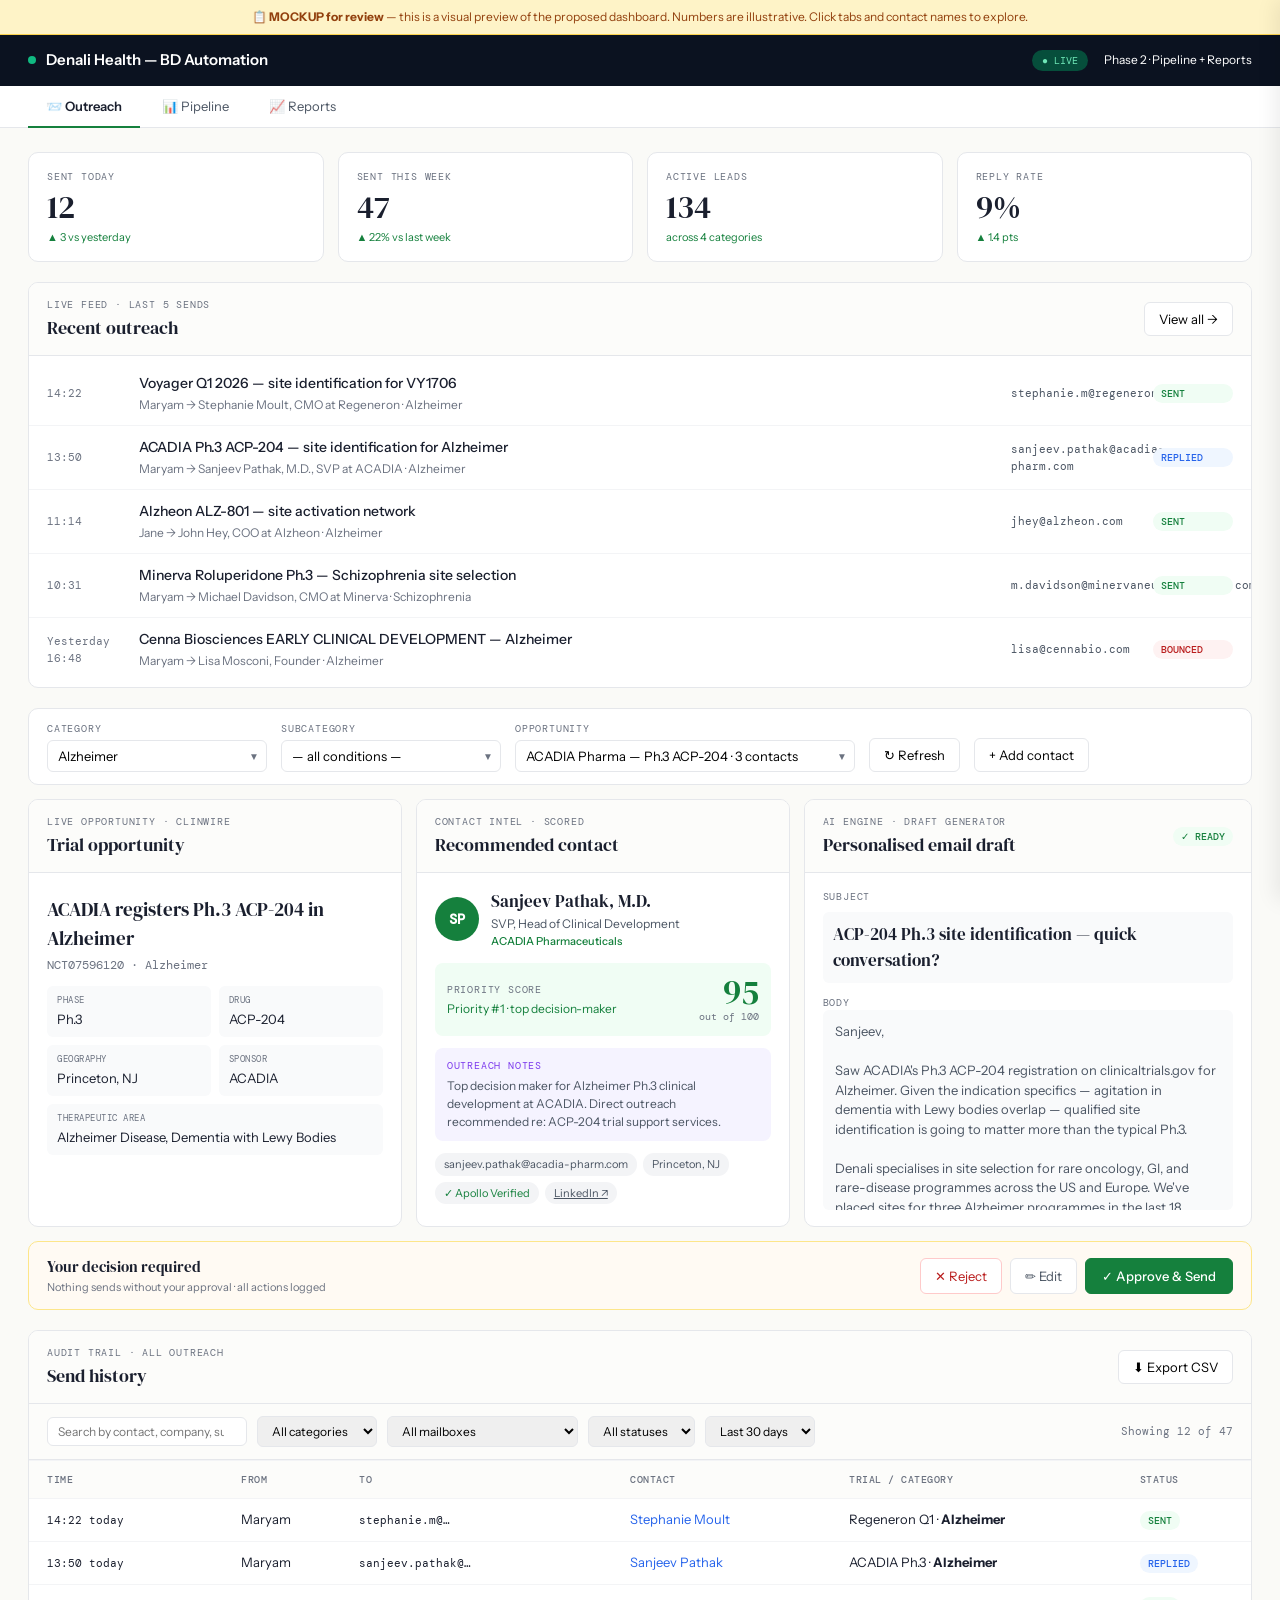
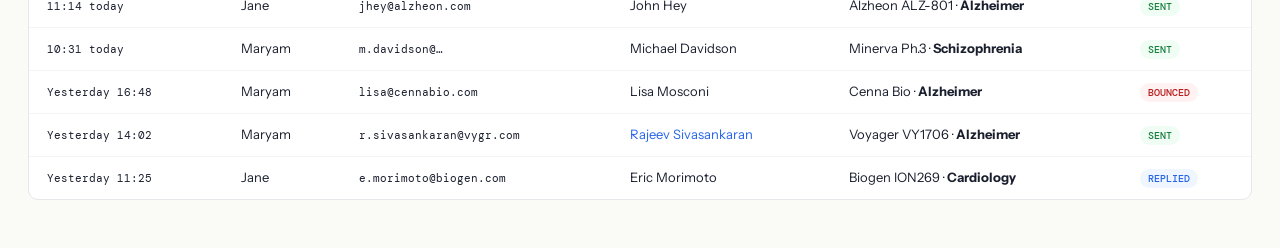
<file: dashboard_mockup.html>
<!DOCTYPE html>
<html lang="en">
<head>
<meta charset="UTF-8" />
<meta name="viewport" content="width=device-width, initial-scale=1.0" />
<title>Denali Health — Dashboard Mockup (for review)</title>
<link rel="preconnect" href="https://fonts.googleapis.com" />
<link rel="preconnect" href="https://fonts.gstatic.com" crossorigin />
<link href="https://fonts.googleapis.com/css2?family=DM+Serif+Display&family=DM+Mono:wght@400;500&family=Instrument+Sans:wght@400;500;600;700&display=swap" rel="stylesheet" />
<style>
  :root {
    --ink: #1a1f2e;
    --ink-mid: #4b5563;
    --ink-soft: #6b7280;
    --bg: #fafaf7;
    --white: #ffffff;
    --rule: #e5e7eb;
    --green: #15803d;
    --green-light: #f0fdf4;
    --green-mid: #bbf7d0;
    --amber: #c8720a;
    --amber-light: #fffbeb;
    --red: #b91c1c;
    --red-light: #fef2f2;
    --blue: #2563eb;
    --blue-light: #eff6ff;
    --purple: #7c3aed;
    --purple-light: #f5f3ff;
  }
  * { box-sizing: border-box; }
  body {
    margin: 0;
    background: var(--bg);
    color: var(--ink);
    font-family: 'Instrument Sans', -apple-system, sans-serif;
    font-size: 14px;
    line-height: 1.5;
  }
  h1, h2, h3, .serif { font-family: 'DM Serif Display', serif; font-weight: 400; }
  .mono { font-family: 'DM Mono', monospace; }

  /* Top bar */
  .topbar {
    background: #0b1220;
    color: #fff;
    padding: 14px 28px;
    display: flex;
    justify-content: space-between;
    align-items: center;
  }
  .brand { display: flex; align-items: center; gap: 10px; font-weight: 600; font-size: 15px; }
  .dot { width: 8px; height: 8px; border-radius: 50%; background: #10b981; }
  .topbar-meta { display: flex; gap: 16px; align-items: center; font-size: 12px; }
  .live-badge { background: #064e3b; color: #6ee7b7; padding: 3px 10px; border-radius: 12px; font-family: 'DM Mono', monospace; font-size: 10px; }

  /* Tabs */
  .tab-nav {
    background: #fff;
    border-bottom: 1px solid var(--rule);
    padding: 0 28px;
    display: flex;
    gap: 4px;
  }
  .tab-btn {
    padding: 12px 18px;
    background: none;
    border: none;
    cursor: pointer;
    font-family: inherit;
    font-size: 13px;
    color: var(--ink-mid);
    border-bottom: 2px solid transparent;
    margin-bottom: -1px;
    transition: all 0.1s;
  }
  .tab-btn:hover { color: var(--ink); }
  .tab-btn.active { color: var(--ink); border-bottom-color: var(--green); font-weight: 600; }
  .tab-content { display: none; padding: 24px 28px 48px; }
  .tab-content.active { display: block; }

  /* Metric tiles */
  .metrics {
    display: grid;
    grid-template-columns: repeat(4, 1fr);
    gap: 14px;
    margin-bottom: 20px;
  }
  .metric {
    background: var(--white);
    border: 1px solid var(--rule);
    border-radius: 10px;
    padding: 16px 18px;
    position: relative;
  }
  .metric-label { font-size: 10px; font-family: 'DM Mono', monospace; color: var(--ink-soft); text-transform: uppercase; letter-spacing: 0.8px; }
  .metric-value { font-family: 'DM Serif Display', serif; font-size: 32px; line-height: 1.1; margin-top: 6px; }
  .metric-delta { font-size: 11px; margin-top: 4px; color: var(--green); }
  .metric-delta.down { color: var(--red); }

  /* Recent outreach */
  .panel {
    background: var(--white);
    border: 1px solid var(--rule);
    border-radius: 10px;
    overflow: hidden;
  }
  .panel-header {
    padding: 14px 18px;
    border-bottom: 1px solid var(--rule);
    display: flex;
    justify-content: space-between;
    align-items: center;
    background: #fcfcfa;
  }
  .panel-label { font-size: 10px; font-family: 'DM Mono', monospace; color: var(--ink-soft); text-transform: uppercase; letter-spacing: 0.8px; }
  .panel-title { font-family: 'DM Serif Display', serif; font-size: 18px; margin-top: 2px; }

  .recent-list { padding: 6px 0; }
  .recent-row { padding: 11px 18px; display: grid; grid-template-columns: 80px 1fr 130px 80px; gap: 12px; align-items: center; border-top: 1px solid #f3f4f6; }
  .recent-row:first-child { border-top: none; }
  .recent-time { font-family: 'DM Mono', monospace; font-size: 11px; color: var(--ink-soft); }
  .recent-subject { font-weight: 500; color: var(--ink); }
  .recent-sub { font-size: 12px; color: var(--ink-soft); margin-top: 2px; }
  .recent-to { font-family: 'DM Mono', monospace; font-size: 11px; color: var(--ink-mid); }
  .pill { display: inline-block; padding: 2px 8px; border-radius: 10px; font-size: 10px; font-family: 'DM Mono', monospace; font-weight: 500; }
  .pill-sent { background: var(--green-light); color: var(--green); }
  .pill-replied { background: var(--blue-light); color: var(--blue); }
  .pill-bounced { background: var(--red-light); color: var(--red); }

  /* Section spacing */
  .section { margin-top: 20px; }

  /* Controls bar */
  .controls {
    background: var(--white);
    border: 1px solid var(--rule);
    border-radius: 10px;
    padding: 12px 18px;
    display: flex;
    gap: 14px;
    align-items: flex-end;
    flex-wrap: wrap;
  }
  .control-group { display: flex; flex-direction: column; gap: 4px; }
  .control-group label { font-size: 10px; font-family: 'DM Mono', monospace; color: var(--ink-soft); text-transform: uppercase; letter-spacing: 0.8px; }
  .combo {
    position: relative;
    min-width: 220px;
  }
  .combo input {
    width: 100%;
    padding: 7px 28px 7px 10px;
    border: 1px solid var(--rule);
    border-radius: 6px;
    font-size: 13px;
    font-family: inherit;
    background: var(--white);
  }
  .combo .arrow { position: absolute; right: 8px; top: 50%; transform: translateY(-50%); color: var(--ink-soft); font-size: 10px; pointer-events: none; }
  .btn {
    padding: 8px 14px;
    border: 1px solid var(--rule);
    border-radius: 6px;
    background: var(--white);
    cursor: pointer;
    font-size: 13px;
    font-family: inherit;
  }
  .btn:hover { background: #f9fafb; }
  .btn-primary { background: var(--green); color: #fff; border-color: var(--green); }
  .btn-primary:hover { background: #166534; }

  /* Workspace 3-column */
  .workspace { display: grid; grid-template-columns: 1fr 1fr 1.2fr; gap: 14px; margin-top: 14px; }
  .panel-body { padding: 16px 18px; }

  /* Trial / Contact / Draft */
  .opp-name { font-family: 'DM Serif Display', serif; font-size: 19px; margin: 6px 0 4px; }
  .opp-sub { font-size: 12px; color: var(--ink-soft); font-family: 'DM Mono', monospace; margin-bottom: 12px; }
  .opp-grid { display: grid; grid-template-columns: 1fr 1fr; gap: 8px; }
  .opp-field { background: #f9fafb; border-radius: 6px; padding: 8px 10px; }
  .opp-field.full { grid-column: span 2; }
  .field-label { font-size: 9px; font-family: 'DM Mono', monospace; color: var(--ink-soft); text-transform: uppercase; letter-spacing: 0.5px; }
  .field-val { font-size: 13px; color: var(--ink); margin-top: 2px; }

  .contact-row { display: flex; gap: 12px; align-items: center; }
  .avatar { width: 44px; height: 44px; border-radius: 50%; background: var(--green); color: #fff; display: flex; align-items: center; justify-content: center; font-weight: 600; font-family: 'DM Mono', monospace; }
  .contact-name { font-family: 'DM Serif Display', serif; font-size: 17px; }
  .contact-title { font-size: 12px; color: var(--ink-mid); }
  .contact-co { font-size: 11px; color: var(--green); font-weight: 500; }
  .score-row { background: var(--green-light); border-radius: 8px; padding: 12px; margin-top: 14px; display: flex; justify-content: space-between; align-items: center; }
  .score-val { font-family: 'DM Serif Display', serif; font-size: 34px; color: var(--green); line-height: 1; }
  .score-sub { font-size: 10px; color: var(--ink-soft); font-family: 'DM Mono', monospace; }
  .chips { display: flex; flex-wrap: wrap; gap: 6px; margin-top: 12px; }
  .chip { background: #f3f4f6; padding: 3px 9px; border-radius: 11px; font-size: 11px; color: var(--ink-mid); }
  .chip a { color: var(--blue); text-decoration: none; }

  .draft-subject { font-family: 'DM Serif Display', serif; font-size: 17px; padding: 10px; background: #f9fafb; border-radius: 6px; margin: 8px 0 12px; }
  .draft-body { background: #f9fafb; padding: 12px; border-radius: 6px; font-size: 13px; color: var(--ink-mid); white-space: pre-line; max-height: 200px; overflow-y: auto; }

  /* Approval bar */
  .approval-bar { background: #fffaf3; border: 1px solid #fde68a; border-radius: 10px; padding: 14px 18px; margin-top: 14px; display: flex; gap: 16px; justify-content: space-between; align-items: center; flex-wrap: wrap; }
  .approval-label { font-family: 'DM Serif Display', serif; font-size: 15px; }
  .approval-sub { font-size: 11px; color: var(--ink-soft); }
  .approval-actions { display: flex; gap: 8px; }
  .btn-approve { background: var(--green); color: #fff; border-color: var(--green); padding: 9px 16px; font-weight: 500; }
  .btn-reject { color: var(--red); border-color: #fecaca; }
  .btn-edit { color: var(--ink-mid); }

  /* Send history */
  .filters { padding: 12px 18px; border-bottom: 1px solid var(--rule); display: flex; gap: 10px; align-items: center; flex-wrap: wrap; background: #fcfcfa; }
  .filters input, .filters select { padding: 6px 10px; border: 1px solid var(--rule); border-radius: 6px; font-size: 12px; font-family: inherit; }
  .filters input { min-width: 200px; }
  .filters .spacer { flex: 1; }
  .table { width: 100%; border-collapse: collapse; }
  .table th, .table td { padding: 11px 18px; text-align: left; border-top: 1px solid #f3f4f6; font-size: 13px; }
  .table th { background: #fcfcfa; font-size: 10px; font-family: 'DM Mono', monospace; color: var(--ink-soft); text-transform: uppercase; letter-spacing: 0.5px; font-weight: 500; }
  .table .clickable { color: var(--blue); cursor: pointer; }
  .table .clickable:hover { text-decoration: underline; }

  /* Kanban */
  .kanban { display: grid; grid-template-columns: repeat(7, 1fr); gap: 10px; min-height: 460px; }
  .kanban-col { background: #f3f4f6; border-radius: 8px; padding: 10px 8px; min-height: 460px; }
  .kanban-header { display: flex; justify-content: space-between; align-items: center; margin-bottom: 10px; padding: 0 4px; }
  .kanban-header-name { font-family: 'DM Mono', monospace; font-size: 10px; color: var(--ink-mid); text-transform: uppercase; letter-spacing: 0.8px; font-weight: 600; }
  .kanban-count { background: var(--white); padding: 1px 7px; border-radius: 10px; font-family: 'DM Mono', monospace; font-size: 11px; color: var(--ink-soft); }
  .kcard { background: var(--white); border: 1px solid var(--rule); border-radius: 6px; padding: 10px; margin-bottom: 8px; cursor: grab; font-size: 12px; }
  .kcard:hover { border-color: var(--blue); box-shadow: 0 2px 4px rgba(0,0,0,0.04); }
  .kcard-sponsor { font-weight: 600; color: var(--ink); }
  .kcard-trial { font-size: 11px; color: var(--ink-soft); margin-top: 2px; line-height: 1.3; }
  .kcard-meta { display: flex; justify-content: space-between; align-items: center; margin-top: 8px; font-size: 10px; color: var(--ink-soft); font-family: 'DM Mono', monospace; }
  .kanban-hint { text-align: center; padding: 14px; color: var(--ink-soft); font-size: 12px; background: #fcfcfa; border-radius: 8px; margin-top: 12px; }

  /* Reports */
  .reports { display: grid; grid-template-columns: 1.3fr 1fr; gap: 16px; }
  .bar-chart { padding: 18px; }
  .bar-row { display: grid; grid-template-columns: 130px 1fr 50px; gap: 10px; align-items: center; padding: 6px 0; font-size: 12px; }
  .bar-track { background: #f3f4f6; border-radius: 4px; height: 18px; position: relative; overflow: hidden; }
  .bar-fill { background: var(--green); height: 100%; border-radius: 4px; }
  .bar-fill.amber { background: var(--amber); }
  .bar-fill.blue { background: var(--blue); }
  .bar-value { text-align: right; font-family: 'DM Mono', monospace; color: var(--ink-mid); }

  .user-list { padding: 10px 18px; }
  .user-row { display: grid; grid-template-columns: 30px 1fr 70px 70px; gap: 10px; padding: 9px 0; border-top: 1px solid #f3f4f6; align-items: center; }
  .user-row:first-child { border-top: none; }
  .user-av { width: 26px; height: 26px; border-radius: 50%; background: var(--blue); color: #fff; display: flex; align-items: center; justify-content: center; font-size: 11px; font-weight: 600; font-family: 'DM Mono', monospace; }
  .user-name { font-size: 13px; font-weight: 500; }
  .user-num { font-family: 'DM Mono', monospace; text-align: right; font-size: 13px; color: var(--ink-mid); }

  .alert-row { display: grid; grid-template-columns: auto 1fr auto; gap: 10px; padding: 10px 18px; border-top: 1px solid #f3f4f6; align-items: center; }
  .alert-row:first-child { border-top: none; }
  .alert-dot { width: 8px; height: 8px; border-radius: 50%; background: var(--amber); }
  .alert-dot.red { background: var(--red); }
  .alert-text { font-size: 13px; color: var(--ink-mid); }
  .alert-meta { font-size: 11px; color: var(--ink-soft); font-family: 'DM Mono', monospace; }

  /* Contact history side panel */
  .side-panel {
    position: fixed; top: 0; right: 0; width: 480px; max-width: 100vw; height: 100vh;
    background: var(--white); border-left: 1px solid var(--rule); box-shadow: -4px 0 20px rgba(0,0,0,0.08);
    transform: translateX(100%); transition: transform 0.2s ease;
    overflow-y: auto;
    z-index: 1000;
  }
  .side-panel.open { transform: translateX(0); }
  .side-header { padding: 16px 20px; border-bottom: 1px solid var(--rule); display: flex; justify-content: space-between; align-items: center; background: #fcfcfa; position: sticky; top: 0; }
  .side-close { background: none; border: none; font-size: 18px; cursor: pointer; color: var(--ink-soft); }
  .side-body { padding: 20px; }
  .timeline { border-left: 2px solid var(--rule); padding-left: 18px; margin-top: 16px; }
  .timeline-item { position: relative; padding-bottom: 18px; }
  .timeline-item::before { content: ''; position: absolute; left: -25px; top: 6px; width: 12px; height: 12px; border-radius: 50%; background: var(--green); border: 2px solid #fff; }
  .timeline-item.reply::before { background: var(--blue); }
  .timeline-item.call::before { background: var(--amber); }
  .timeline-time { font-family: 'DM Mono', monospace; font-size: 11px; color: var(--ink-soft); }
  .timeline-action { font-weight: 600; margin: 2px 0; font-size: 13px; }
  .timeline-detail { font-size: 12px; color: var(--ink-mid); line-height: 1.4; }

  .mock-banner {
    background: #fef3c7;
    border-bottom: 1px solid #fcd34d;
    padding: 8px 28px;
    font-size: 12px;
    color: #92400e;
    text-align: center;
  }
  .hidden { display: none !important; }

  @media (max-width: 1100px) {
    .workspace { grid-template-columns: 1fr; }
    .kanban { grid-template-columns: repeat(3, 1fr); }
    .reports { grid-template-columns: 1fr; }
    .metrics { grid-template-columns: repeat(2, 1fr); }
  }
</style>
</head>
<body>

<div class="mock-banner">
  📋 <strong>MOCKUP for review</strong> — this is a visual preview of the proposed dashboard. Numbers are illustrative. Click tabs and contact names to explore.
</div>

<!-- TOP BAR -->
<div class="topbar">
  <div class="brand">
    <div class="dot"></div>
    Denali Health — BD Automation
  </div>
  <div class="topbar-meta">
    <span class="live-badge">● LIVE</span>
    <span>Phase 2 · Pipeline + Reports</span>
  </div>
</div>

<!-- TABS -->
<div class="tab-nav">
  <button class="tab-btn active" data-tab="outreach">📨 Outreach</button>
  <button class="tab-btn" data-tab="pipeline">📊 Pipeline</button>
  <button class="tab-btn" data-tab="reports">📈 Reports</button>
</div>

<!-- ──────────────────────── OUTREACH TAB ──────────────────────── -->
<main class="tab-content active" id="tab-outreach">

  <!-- Metric tiles -->
  <div class="metrics">
    <div class="metric">
      <div class="metric-label">Sent today</div>
      <div class="metric-value">12</div>
      <div class="metric-delta">▲ 3 vs yesterday</div>
    </div>
    <div class="metric">
      <div class="metric-label">Sent this week</div>
      <div class="metric-value">47</div>
      <div class="metric-delta">▲ 22% vs last week</div>
    </div>
    <div class="metric">
      <div class="metric-label">Active leads</div>
      <div class="metric-value">134</div>
      <div class="metric-delta">across 4 categories</div>
    </div>
    <div class="metric">
      <div class="metric-label">Reply rate</div>
      <div class="metric-value">9%</div>
      <div class="metric-delta">▲ 1.4 pts</div>
    </div>
  </div>

  <!-- Recent outreach -->
  <div class="panel">
    <div class="panel-header">
      <div>
        <div class="panel-label">Live Feed · Last 5 Sends</div>
        <div class="panel-title">Recent outreach</div>
      </div>
      <button class="btn">View all →</button>
    </div>
    <div class="recent-list">
      <div class="recent-row">
        <div class="recent-time">14:22</div>
        <div>
          <div class="recent-subject">Voyager Q1 2026 — site identification for VY1706</div>
          <div class="recent-sub">Maryam → <span class="clickable" onclick="openSide('Stephanie Moult')">Stephanie Moult</span>, CMO at Regeneron · Alzheimer</div>
        </div>
        <div class="recent-to mono">stephanie.m@regeneron.com</div>
        <span class="pill pill-sent">SENT</span>
      </div>
      <div class="recent-row">
        <div class="recent-time">13:50</div>
        <div>
          <div class="recent-subject">ACADIA Ph.3 ACP-204 — site identification for Alzheimer</div>
          <div class="recent-sub">Maryam → <span class="clickable" onclick="openSide('Sanjeev Pathak')">Sanjeev Pathak, M.D.</span>, SVP at ACADIA · Alzheimer</div>
        </div>
        <div class="recent-to mono">sanjeev.pathak@acadia-pharm.com</div>
        <span class="pill pill-replied">REPLIED</span>
      </div>
      <div class="recent-row">
        <div class="recent-time">11:14</div>
        <div>
          <div class="recent-subject">Alzheon ALZ-801 — site activation network</div>
          <div class="recent-sub">Jane → John Hey, COO at Alzheon · Alzheimer</div>
        </div>
        <div class="recent-to mono">jhey@alzheon.com</div>
        <span class="pill pill-sent">SENT</span>
      </div>
      <div class="recent-row">
        <div class="recent-time">10:31</div>
        <div>
          <div class="recent-subject">Minerva Roluperidone Ph.3 — Schizophrenia site selection</div>
          <div class="recent-sub">Maryam → Michael Davidson, CMO at Minerva · Schizophrenia</div>
        </div>
        <div class="recent-to mono">m.davidson@minervaneurosciences.com</div>
        <span class="pill pill-sent">SENT</span>
      </div>
      <div class="recent-row">
        <div class="recent-time">Yesterday 16:48</div>
        <div>
          <div class="recent-subject">Cenna Biosciences EARLY CLINICAL DEVELOPMENT — Alzheimer</div>
          <div class="recent-sub">Maryam → Lisa Mosconi, Founder · Alzheimer</div>
        </div>
        <div class="recent-to mono">lisa@cennabio.com</div>
        <span class="pill pill-bounced">BOUNCED</span>
      </div>
    </div>
  </div>

  <!-- Controls -->
  <div class="section controls">
    <div class="control-group">
      <label>Category</label>
      <div class="combo"><input value="Alzheimer" /><span class="arrow">▼</span></div>
    </div>
    <div class="control-group">
      <label>Subcategory</label>
      <div class="combo"><input value="— all conditions —" /><span class="arrow">▼</span></div>
    </div>
    <div class="control-group">
      <label>Opportunity</label>
      <div class="combo" style="min-width:340px"><input value="ACADIA Pharma — Ph.3 ACP-204 · 3 contacts" /><span class="arrow">▼</span></div>
    </div>
    <button class="btn">↻ Refresh</button>
    <button class="btn">+ Add contact</button>
  </div>

  <!-- Workspace -->
  <div class="workspace">

    <!-- Trial -->
    <div class="panel">
      <div class="panel-header">
        <div>
          <div class="panel-label">Live Opportunity · Clinwire</div>
          <div class="panel-title">Trial opportunity</div>
        </div>
      </div>
      <div class="panel-body">
        <div class="opp-name">ACADIA registers Ph.3 ACP-204 in Alzheimer</div>
        <div class="opp-sub mono">NCT07596120 · Alzheimer</div>
        <div class="opp-grid">
          <div class="opp-field"><div class="field-label">Phase</div><div class="field-val">Ph.3</div></div>
          <div class="opp-field"><div class="field-label">Drug</div><div class="field-val">ACP-204</div></div>
          <div class="opp-field"><div class="field-label">Geography</div><div class="field-val">Princeton, NJ</div></div>
          <div class="opp-field"><div class="field-label">Sponsor</div><div class="field-val">ACADIA</div></div>
          <div class="opp-field full"><div class="field-label">Therapeutic Area</div><div class="field-val">Alzheimer Disease, Dementia with Lewy Bodies</div></div>
        </div>
      </div>
    </div>

    <!-- Contact -->
    <div class="panel">
      <div class="panel-header">
        <div>
          <div class="panel-label">Contact Intel · Scored</div>
          <div class="panel-title">Recommended contact</div>
        </div>
      </div>
      <div class="panel-body">
        <div class="contact-row">
          <div class="avatar">SP</div>
          <div>
            <div class="contact-name">Sanjeev Pathak, M.D.</div>
            <div class="contact-title">SVP, Head of Clinical Development</div>
            <div class="contact-co">ACADIA Pharmaceuticals</div>
          </div>
        </div>
        <div class="score-row">
          <div>
            <div class="metric-label">Priority Score</div>
            <div style="color:#15803d;font-size:12px;margin-top:3px;">Priority #1 · top decision-maker</div>
          </div>
          <div style="text-align:right;">
            <div class="score-val">95</div>
            <div class="score-sub">out of 100</div>
          </div>
        </div>
        <div style="background:var(--purple-light);border-radius:8px;padding:10px 12px;margin-top:12px;font-size:12px;color:var(--ink-mid);">
          <div class="metric-label" style="color:var(--purple);">Outreach notes</div>
          <div style="margin-top:4px;">Top decision maker for Alzheimer Ph.3 clinical development at ACADIA. Direct outreach recommended re: ACP-204 trial support services.</div>
        </div>
        <div class="chips">
          <span class="chip">sanjeev.pathak@acadia-pharm.com</span>
          <span class="chip">Princeton, NJ</span>
          <span class="chip" style="color:var(--green);">✓ Apollo Verified</span>
          <a class="chip" href="#">LinkedIn ↗</a>
        </div>
      </div>
    </div>

    <!-- Draft -->
    <div class="panel">
      <div class="panel-header">
        <div>
          <div class="panel-label">AI Engine · Draft Generator</div>
          <div class="panel-title">Personalised email draft</div>
        </div>
        <span class="pill" style="background:var(--green-light);color:var(--green);">✓ READY</span>
      </div>
      <div class="panel-body">
        <div class="metric-label">Subject</div>
        <div class="draft-subject">ACP-204 Ph.3 site identification — quick conversation?</div>
        <div class="metric-label">Body</div>
        <div class="draft-body">Sanjeev,

Saw ACADIA's Ph.3 ACP-204 registration on clinicaltrials.gov for Alzheimer. Given the indication specifics — agitation in dementia with Lewy bodies overlap — qualified site identification is going to matter more than the typical Ph.3.

Denali specialises in site selection for rare oncology, GI, and rare-disease programmes across the US and Europe. We've placed sites for three Alzheimer programmes in the last 18 months.

Worth a brief conversation this week?

Maryam, Denali Health</div>
      </div>
    </div>
  </div>

  <!-- Approval bar -->
  <div class="approval-bar">
    <div>
      <div class="approval-label">Your decision required</div>
      <div class="approval-sub">Nothing sends without your approval · all actions logged</div>
    </div>
    <div class="approval-actions">
      <button class="btn btn-reject">✕ Reject</button>
      <button class="btn btn-edit">✏ Edit</button>
      <button class="btn btn-approve">✓ Approve &amp; Send</button>
    </div>
  </div>

  <!-- Send history -->
  <div class="section panel">
    <div class="panel-header">
      <div>
        <div class="panel-label">Audit Trail · All Outreach</div>
        <div class="panel-title">Send history</div>
      </div>
      <button class="btn">⬇ Export CSV</button>
    </div>
    <div class="filters">
      <input type="search" placeholder="Search by contact, company, subject…" />
      <select><option>All categories</option><option>Alzheimer</option><option>Schizophrenia</option><option>Cardiology</option><option>Autoimmune</option></select>
      <select><option>All mailboxes</option><option>khalid.aieng07@gmail.com</option><option>maryam@denalihealth.com</option></select>
      <select><option>All statuses</option><option>Sent</option><option>Replied</option><option>Bounced</option></select>
      <select><option>Last 30 days</option><option>Last 7 days</option><option>This month</option><option>All time</option></select>
      <div class="spacer"></div>
      <span class="mono" style="font-size:11px;color:var(--ink-soft);">Showing 12 of 47</span>
    </div>
    <table class="table">
      <thead><tr><th>Time</th><th>From</th><th>To</th><th>Contact</th><th>Trial / Category</th><th>Status</th></tr></thead>
      <tbody>
        <tr><td class="mono" style="font-size:11px;">14:22 today</td><td>Maryam</td><td class="mono" style="font-size:11px;">stephanie.m@…</td><td><span class="clickable" onclick="openSide('Stephanie Moult')">Stephanie Moult</span></td><td>Regeneron Q1 · <strong>Alzheimer</strong></td><td><span class="pill pill-sent">SENT</span></td></tr>
        <tr><td class="mono" style="font-size:11px;">13:50 today</td><td>Maryam</td><td class="mono" style="font-size:11px;">sanjeev.pathak@…</td><td><span class="clickable" onclick="openSide('Sanjeev Pathak')">Sanjeev Pathak</span></td><td>ACADIA Ph.3 · <strong>Alzheimer</strong></td><td><span class="pill pill-replied">REPLIED</span></td></tr>
        <tr><td class="mono" style="font-size:11px;">11:14 today</td><td>Jane</td><td class="mono" style="font-size:11px;">jhey@alzheon.com</td><td>John Hey</td><td>Alzheon ALZ-801 · <strong>Alzheimer</strong></td><td><span class="pill pill-sent">SENT</span></td></tr>
        <tr><td class="mono" style="font-size:11px;">10:31 today</td><td>Maryam</td><td class="mono" style="font-size:11px;">m.davidson@…</td><td>Michael Davidson</td><td>Minerva Ph.3 · <strong>Schizophrenia</strong></td><td><span class="pill pill-sent">SENT</span></td></tr>
        <tr><td class="mono" style="font-size:11px;">Yesterday 16:48</td><td>Maryam</td><td class="mono" style="font-size:11px;">lisa@cennabio.com</td><td>Lisa Mosconi</td><td>Cenna Bio · <strong>Alzheimer</strong></td><td><span class="pill pill-bounced">BOUNCED</span></td></tr>
        <tr><td class="mono" style="font-size:11px;">Yesterday 14:02</td><td>Maryam</td><td class="mono" style="font-size:11px;">r.sivasankaran@vygr.com</td><td><span class="clickable" onclick="openSide('Rajeev Sivasankaran')">Rajeev Sivasankaran</span></td><td>Voyager VY1706 · <strong>Alzheimer</strong></td><td><span class="pill pill-sent">SENT</span></td></tr>
        <tr><td class="mono" style="font-size:11px;">Yesterday 11:25</td><td>Jane</td><td class="mono" style="font-size:11px;">e.morimoto@biogen.com</td><td>Eric Morimoto</td><td>Biogen ION269 · <strong>Cardiology</strong></td><td><span class="pill pill-replied">REPLIED</span></td></tr>
      </tbody>
    </table>
  </div>

</main>

<!-- ──────────────────────── PIPELINE TAB ──────────────────────── -->
<main class="tab-content" id="tab-pipeline">

  <div style="display:flex;justify-content:space-between;align-items:center;margin-bottom:14px;">
    <div>
      <div class="panel-label">Clinical Trial BD Pipeline</div>
      <div class="panel-title" style="font-size:22px;margin-top:2px;">Where every trial stands</div>
    </div>
    <div style="display:flex;gap:8px;">
      <select class="btn"><option>All categories</option><option>Alzheimer</option><option>Cardiology</option></select>
      <select class="btn"><option>All owners</option><option>Maryam</option><option>Jane</option></select>
    </div>
  </div>

  <div class="kanban">

    <div class="kanban-col">
      <div class="kanban-header"><span class="kanban-header-name">Outreach</span><span class="kanban-count">23</span></div>
      <div class="kcard"><div class="kcard-sponsor">Voyager Therapeutics</div><div class="kcard-trial">VY1706 Ph.1 · Alzheimer</div><div class="kcard-meta"><span>Maryam</span><span>3 contacts</span></div></div>
      <div class="kcard"><div class="kcard-sponsor">Alzheon</div><div class="kcard-trial">ALZ-801 Ph.3 · Alzheimer</div><div class="kcard-meta"><span>Jane</span><span>2 contacts</span></div></div>
      <div class="kcard"><div class="kcard-sponsor">Minerva Neurosciences</div><div class="kcard-trial">Roluperidone Ph.3 · Schizophrenia</div><div class="kcard-meta"><span>Maryam</span><span>1 contact</span></div></div>
      <div class="kcard"><div class="kcard-sponsor">Galimedix</div><div class="kcard-trial">GAL-101 Ph.2a · Alzheimer</div><div class="kcard-meta"><span>Maryam</span><span>2 contacts</span></div></div>
    </div>

    <div class="kanban-col">
      <div class="kanban-header"><span class="kanban-header-name">Intro Call</span><span class="kanban-count">8</span></div>
      <div class="kcard"><div class="kcard-sponsor">ACADIA Pharma</div><div class="kcard-trial">ACP-204 Ph.3 · Alzheimer</div><div class="kcard-meta"><span>Maryam · 📞 May 28</span><span>★ replied</span></div></div>
      <div class="kcard"><div class="kcard-sponsor">Biogen</div><div class="kcard-trial">Lecanemab pivot · Alzheimer</div><div class="kcard-meta"><span>Jane · 📞 May 30</span><span></span></div></div>
      <div class="kcard"><div class="kcard-sponsor">Regeneron</div><div class="kcard-trial">REGN1908 Ph.2 · Cardiology</div><div class="kcard-meta"><span>Maryam · 📞 May 26</span><span></span></div></div>
    </div>

    <div class="kanban-col">
      <div class="kanban-header"><span class="kanban-header-name">Documentation</span><span class="kanban-count">5</span></div>
      <div class="kcard"><div class="kcard-sponsor">Eisai</div><div class="kcard-trial">E2086 Ph.2 · Alzheimer</div><div class="kcard-meta"><span>Jane · CDA sent</span><span>📎 3</span></div></div>
      <div class="kcard"><div class="kcard-sponsor">Cardurion</div><div class="kcard-trial">CRD-740 Ph.2 · Cardiology</div><div class="kcard-meta"><span>Maryam · MSA in review</span><span>📎 5</span></div></div>
    </div>

    <div class="kanban-col">
      <div class="kanban-header"><span class="kanban-header-name">SQV</span><span class="kanban-count">3</span></div>
      <div class="kcard"><div class="kcard-sponsor">Otsuka</div><div class="kcard-trial">OPC-34712 Ph.3 · Schizophrenia</div><div class="kcard-meta"><span>Jane · SQV Jun 7</span><span>Site #4</span></div></div>
      <div class="kcard" style="border-color:#fcd34d;background:#fffbeb;"><div class="kcard-sponsor">Lundbeck</div><div class="kcard-trial">Lu AF35700 Ph.3 · Schizophrenia</div><div class="kcard-meta"><span style="color:var(--amber);">⚠ 31 days in SQV</span><span>Site #2</span></div></div>
    </div>

    <div class="kanban-col">
      <div class="kanban-header"><span class="kanban-header-name">Awarded</span><span class="kanban-count">2</span></div>
      <div class="kcard"><div class="kcard-sponsor">Roche</div><div class="kcard-trial">Gantenerumab roll-over · Alzheimer</div><div class="kcard-meta"><span>Maryam</span><span style="color:var(--green);">★ awarded</span></div></div>
    </div>

    <div class="kanban-col">
      <div class="kanban-header"><span class="kanban-header-name">Contract</span><span class="kanban-count">1</span></div>
      <div class="kcard"><div class="kcard-sponsor">Eli Lilly</div><div class="kcard-trial">Donanemab continuation · Alzheimer</div><div class="kcard-meta"><span>Maryam</span><span>📎 contract v3</span></div></div>
    </div>

    <div class="kanban-col">
      <div class="kanban-header"><span class="kanban-header-name">Recruiting</span><span class="kanban-count">4</span></div>
      <div class="kcard"><div class="kcard-sponsor">Bristol Myers</div><div class="kcard-trial">BMS-986104 Ph.2 · Autoimmune</div><div class="kcard-meta"><span>Maryam</span><span>14 pts enrolled</span></div></div>
      <div class="kcard"><div class="kcard-sponsor">Sage Therapeutics</div><div class="kcard-trial">SAGE-718 Ph.2 · Cognition</div><div class="kcard-meta"><span>Jane</span><span>8 pts enrolled</span></div></div>
    </div>
  </div>

  <div class="kanban-hint">
    💡 Drag any card between columns to update its stage. Click a card to open the trial timeline (every email, reply, call, document, SQV note).
  </div>
</main>

<!-- ──────────────────────── REPORTS TAB ──────────────────────── -->
<main class="tab-content" id="tab-reports">

  <div style="margin-bottom:18px;">
    <div class="panel-label">Pipeline & Outreach Analytics</div>
    <div class="panel-title" style="font-size:22px;margin-top:2px;">How the team is doing</div>
  </div>

  <!-- Top metrics -->
  <div class="metrics">
    <div class="metric"><div class="metric-label">Active trials</div><div class="metric-value">46</div><div class="metric-delta">across 4 categories</div></div>
    <div class="metric"><div class="metric-label">Awarded YTD</div><div class="metric-value">7</div><div class="metric-delta">▲ 2 vs last quarter</div></div>
    <div class="metric"><div class="metric-label">Avg time-to-SQV</div><div class="metric-value">18d</div><div class="metric-delta">▼ 4d improvement</div></div>
    <div class="metric"><div class="metric-label">Reply rate</div><div class="metric-value">9%</div><div class="metric-delta">▲ 1.4 pts</div></div>
  </div>

  <div class="reports section">

    <!-- Left column -->
    <div>
      <div class="panel">
        <div class="panel-header"><div><div class="panel-label">Pipeline by stage</div><div class="panel-title">Where everything is</div></div></div>
        <div class="bar-chart">
          <div class="bar-row"><div>Outreach</div><div class="bar-track"><div class="bar-fill" style="width:70%"></div></div><div class="bar-value">23</div></div>
          <div class="bar-row"><div>Intro Call</div><div class="bar-track"><div class="bar-fill" style="width:24%"></div></div><div class="bar-value">8</div></div>
          <div class="bar-row"><div>Documentation</div><div class="bar-track"><div class="bar-fill" style="width:15%"></div></div><div class="bar-value">5</div></div>
          <div class="bar-row"><div>SQV</div><div class="bar-track"><div class="bar-fill amber" style="width:9%"></div></div><div class="bar-value">3</div></div>
          <div class="bar-row"><div>Awarded</div><div class="bar-track"><div class="bar-fill" style="width:6%"></div></div><div class="bar-value">2</div></div>
          <div class="bar-row"><div>Contract</div><div class="bar-track"><div class="bar-fill" style="width:3%"></div></div><div class="bar-value">1</div></div>
          <div class="bar-row"><div>Recruiting</div><div class="bar-track"><div class="bar-fill blue" style="width:12%"></div></div><div class="bar-value">4</div></div>
        </div>
      </div>

      <div class="panel section">
        <div class="panel-header"><div><div class="panel-label">Outreach volume</div><div class="panel-title">Sends per category (this week)</div></div></div>
        <div class="bar-chart">
          <div class="bar-row"><div>Alzheimer</div><div class="bar-track"><div class="bar-fill" style="width:78%"></div></div><div class="bar-value">28</div></div>
          <div class="bar-row"><div>Cardiology</div><div class="bar-track"><div class="bar-fill" style="width:42%"></div></div><div class="bar-value">11</div></div>
          <div class="bar-row"><div>Schizophrenia</div><div class="bar-track"><div class="bar-fill" style="width:18%"></div></div><div class="bar-value">5</div></div>
          <div class="bar-row"><div>Autoimmune</div><div class="bar-track"><div class="bar-fill" style="width:10%"></div></div><div class="bar-value">3</div></div>
        </div>
      </div>
    </div>

    <!-- Right column -->
    <div>
      <div class="panel">
        <div class="panel-header"><div><div class="panel-label">Team activity · this week</div><div class="panel-title">Who's doing what</div></div></div>
        <div class="user-list">
          <div class="user-row"><div class="user-av">M</div><div><div class="user-name">Maryam</div><div class="kanban-header-name">BD Lead</div></div><div class="user-num">32</div><div class="user-num">4 ★</div></div>
          <div class="user-row"><div class="user-av" style="background:var(--amber);">J</div><div><div class="user-name">Jane</div><div class="kanban-header-name">BD Associate</div></div><div class="user-num">15</div><div class="user-num">2 ★</div></div>
          <div class="user-row"><div class="user-av" style="background:var(--purple);">K</div><div><div class="user-name">Khalid</div><div class="kanban-header-name">Admin</div></div><div class="user-num">0</div><div class="user-num">—</div></div>
        </div>
        <div style="padding:6px 18px 14px;font-size:11px;color:var(--ink-soft);">Columns: Emails sent · Replies received</div>
      </div>

      <div class="panel section">
        <div class="panel-header"><div><div class="panel-label">Needs attention</div><div class="panel-title">Stuck or aging</div></div></div>
        <div>
          <div class="alert-row"><div class="alert-dot red"></div><div class="alert-text"><strong>Lundbeck Lu AF35700</strong> stuck in SQV</div><div class="alert-meta">31 days</div></div>
          <div class="alert-row"><div class="alert-dot"></div><div class="alert-text"><strong>Cenna Biosciences</strong> bounced — needs verified email</div><div class="alert-meta">yesterday</div></div>
          <div class="alert-row"><div class="alert-dot"></div><div class="alert-text"><strong>Eisai E2086</strong> no follow-up after CDA</div><div class="alert-meta">9 days</div></div>
          <div class="alert-row"><div class="alert-dot"></div><div class="alert-text"><strong>Galimedix</strong> 2 contacts without reply, day 7</div><div class="alert-meta">7 days</div></div>
        </div>
      </div>
    </div>
  </div>

</main>

<!-- CONTACT HISTORY SIDE PANEL -->
<aside class="side-panel" id="sidePanel">
  <div class="side-header">
    <div>
      <div class="panel-label">Contact history</div>
      <div class="panel-title" id="sideName">Stephanie Moult</div>
    </div>
    <button class="side-close" onclick="closeSide()">✕</button>
  </div>
  <div class="side-body">
    <div class="contact-row">
      <div class="avatar" id="sideAv">SM</div>
      <div>
        <div class="contact-title">CMO (Chief Medical Officer)</div>
        <div class="contact-co">Regeneron Pharmaceuticals</div>
        <div class="chips" style="margin-top:8px;">
          <span class="chip">stephanie.m@regeneron.com</span>
          <span class="chip" style="color:var(--green);">✓ verified</span>
        </div>
      </div>
    </div>

    <div style="margin-top:18px;display:grid;grid-template-columns:1fr 1fr 1fr;gap:8px;">
      <div class="metric"><div class="metric-label">Emails sent</div><div class="metric-value" style="font-size:22px;">3</div></div>
      <div class="metric"><div class="metric-label">Replies</div><div class="metric-value" style="font-size:22px;">1</div></div>
      <div class="metric"><div class="metric-label">Active trials</div><div class="metric-value" style="font-size:22px;">2</div></div>
    </div>

    <div style="margin-top:18px;font-family:'DM Mono',monospace;font-size:10px;color:var(--ink-soft);text-transform:uppercase;letter-spacing:0.8px;">Timeline</div>
    <div class="timeline">
      <div class="timeline-item">
        <div class="timeline-time">Today 14:22 — Maryam</div>
        <div class="timeline-action">📨 Sent: Voyager Q1 2026 — site identification for VY1706</div>
        <div class="timeline-detail">Trial: Voyager VY1706 Ph.1 · Alzheimer · with attachment "denali_capabilities.pdf"</div>
      </div>
      <div class="timeline-item reply">
        <div class="timeline-time">2 days ago — Stephanie</div>
        <div class="timeline-action">↩ Replied to "ACP-204 Ph.3 site identification"</div>
        <div class="timeline-detail">"Thanks Maryam — happy to set up a 30-min call next Tuesday. Lisa will reach out with times."</div>
      </div>
      <div class="timeline-item call">
        <div class="timeline-time">3 days ago — Maryam</div>
        <div class="timeline-action">📞 Intro call (30 min)</div>
        <div class="timeline-detail">Discussed site network for Alzheimer Ph.3 program. Stephanie open to second conversation with COO. Next step: send capabilities deck.</div>
      </div>
      <div class="timeline-item">
        <div class="timeline-time">5 days ago — Maryam</div>
        <div class="timeline-action">📨 Sent: ACADIA Ph.3 ACP-204 — site identification</div>
        <div class="timeline-detail">Trial: ACADIA ACP-204 Ph.3 · Alzheimer</div>
      </div>
    </div>
  </div>
</aside>

<script>
  // Tab switching
  document.querySelectorAll('.tab-btn').forEach(btn => {
    btn.addEventListener('click', () => {
      const t = btn.dataset.tab;
      document.querySelectorAll('.tab-btn').forEach(b => b.classList.toggle('active', b === btn));
      document.querySelectorAll('.tab-content').forEach(c => c.classList.toggle('active', c.id === 'tab-' + t));
    });
  });

  // Contact side panel
  function openSide(name) {
    document.getElementById('sideName').textContent = name;
    const initials = name.split(/\s+/).map(p => p[0]).slice(0, 2).join('').toUpperCase();
    document.getElementById('sideAv').textContent = initials;
    document.getElementById('sidePanel').classList.add('open');
  }
  function closeSide() {
    document.getElementById('sidePanel').classList.remove('open');
  }
  document.addEventListener('keydown', e => { if (e.key === 'Escape') closeSide(); });
</script>

</body>
</html>
</file>
